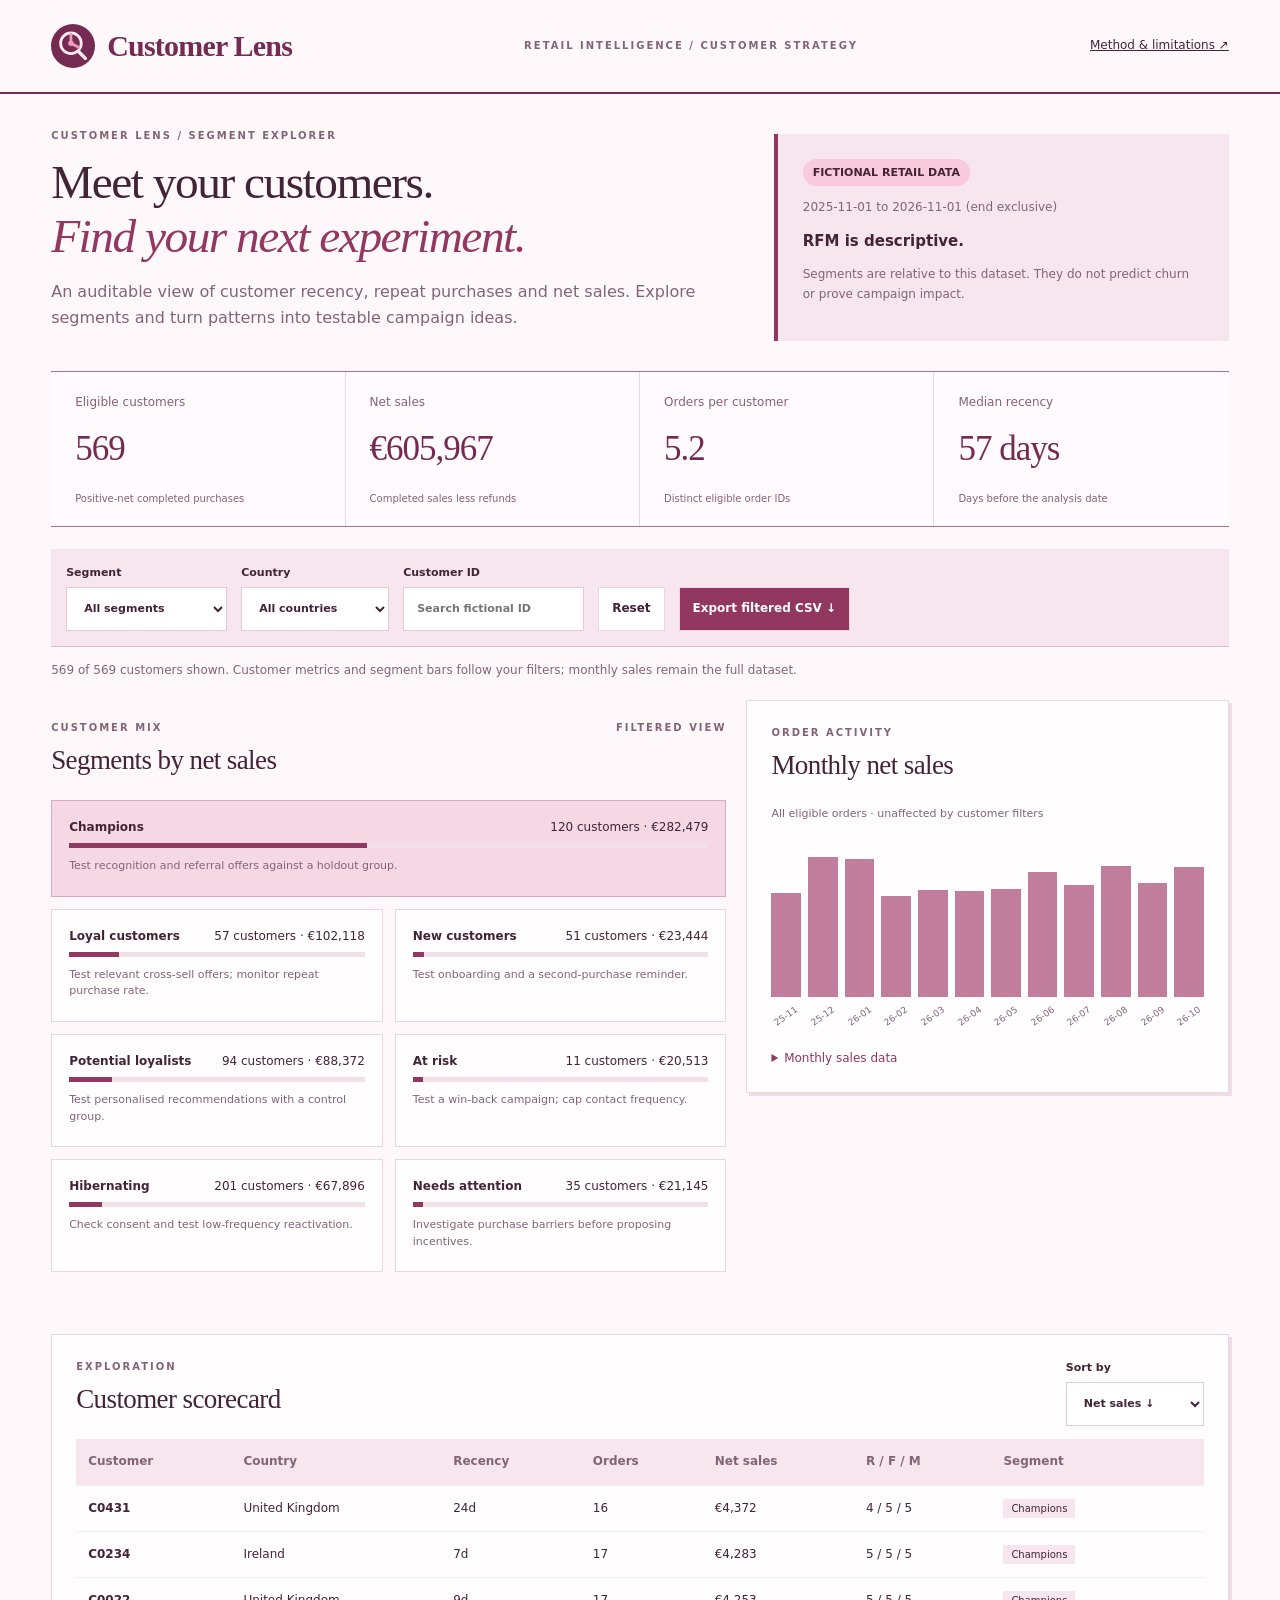
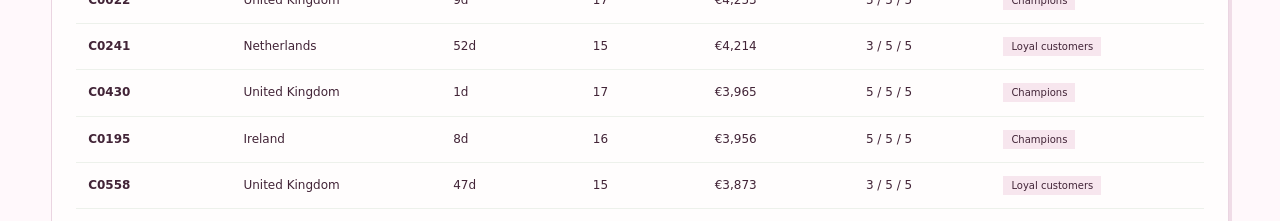
<file: index.html>
<!doctype html><html lang="en"><meta charset="utf-8"><link rel="icon" href="favicon.ico?v=identity4"><title>Customer Lens</title><meta http-equiv="refresh" content="0;url=site/"><p><a href="site/">Open Customer Lens dashboard</a></p></html>
</file>
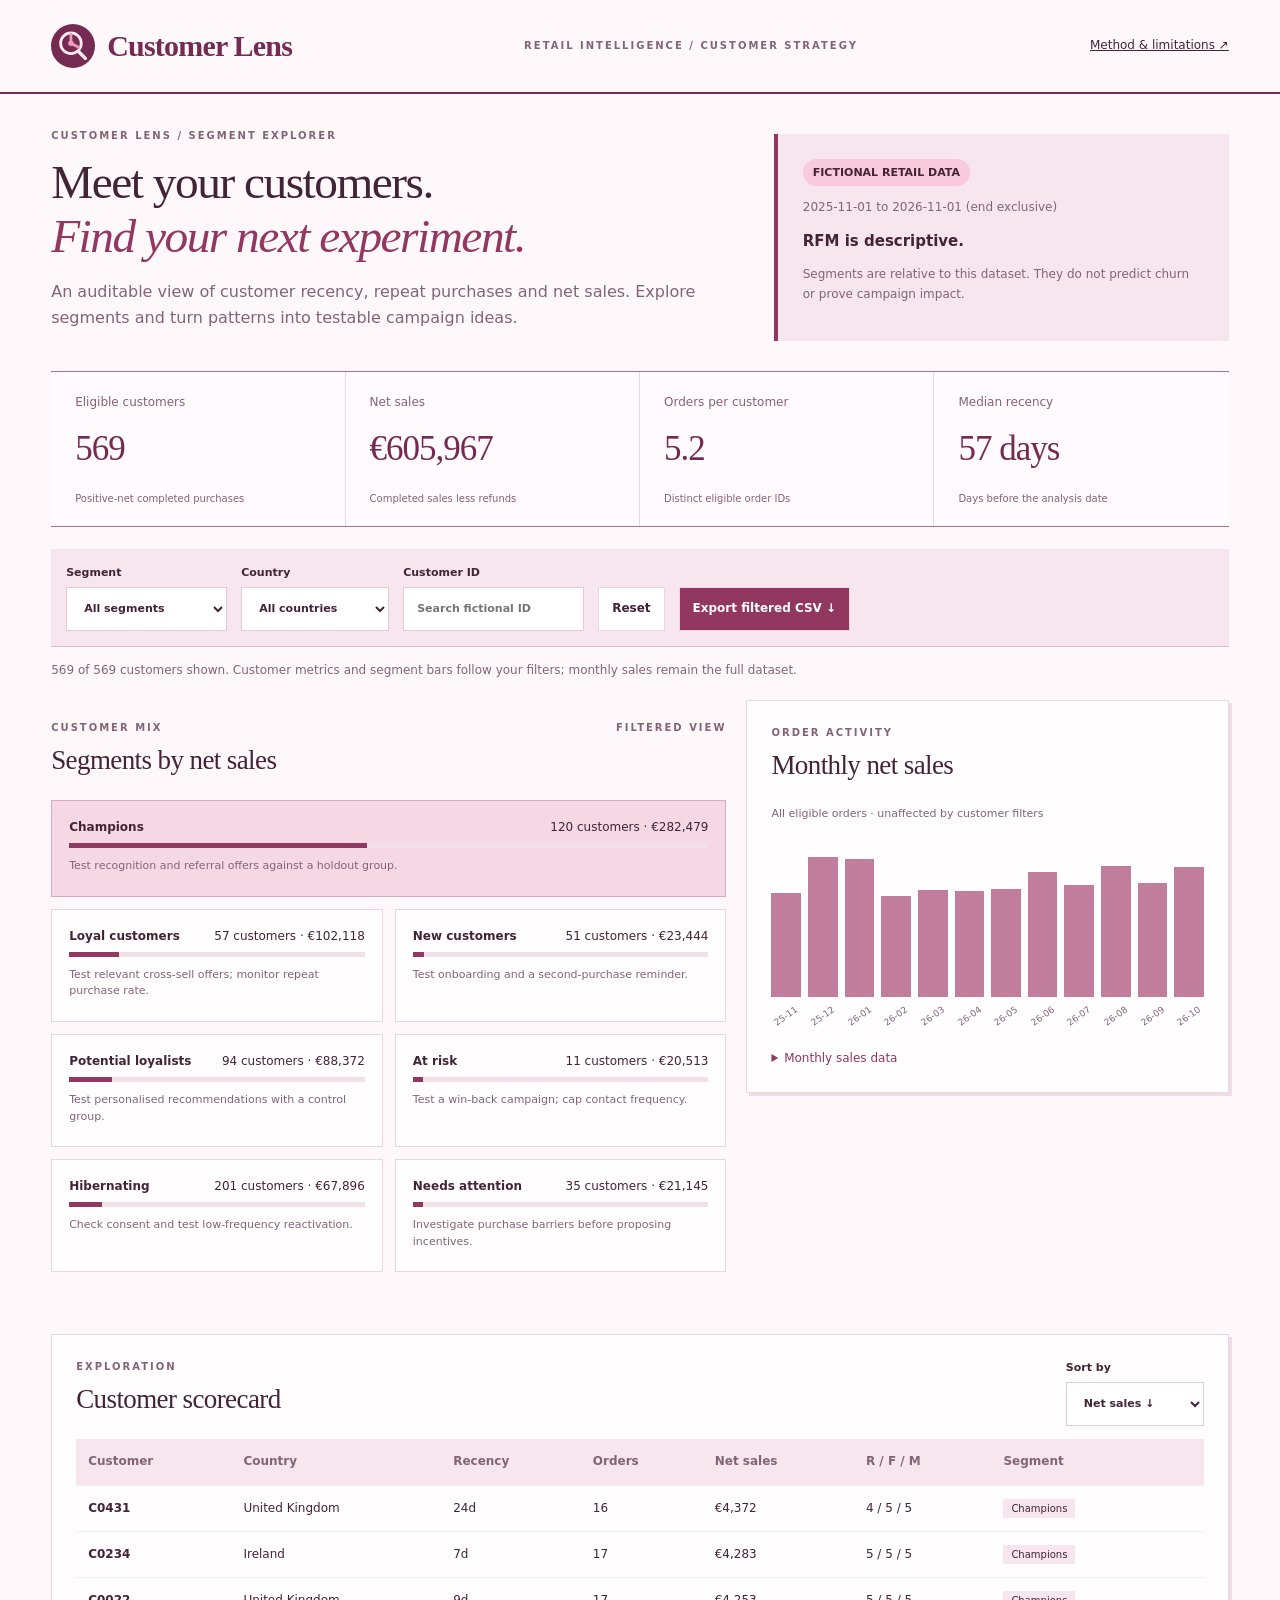
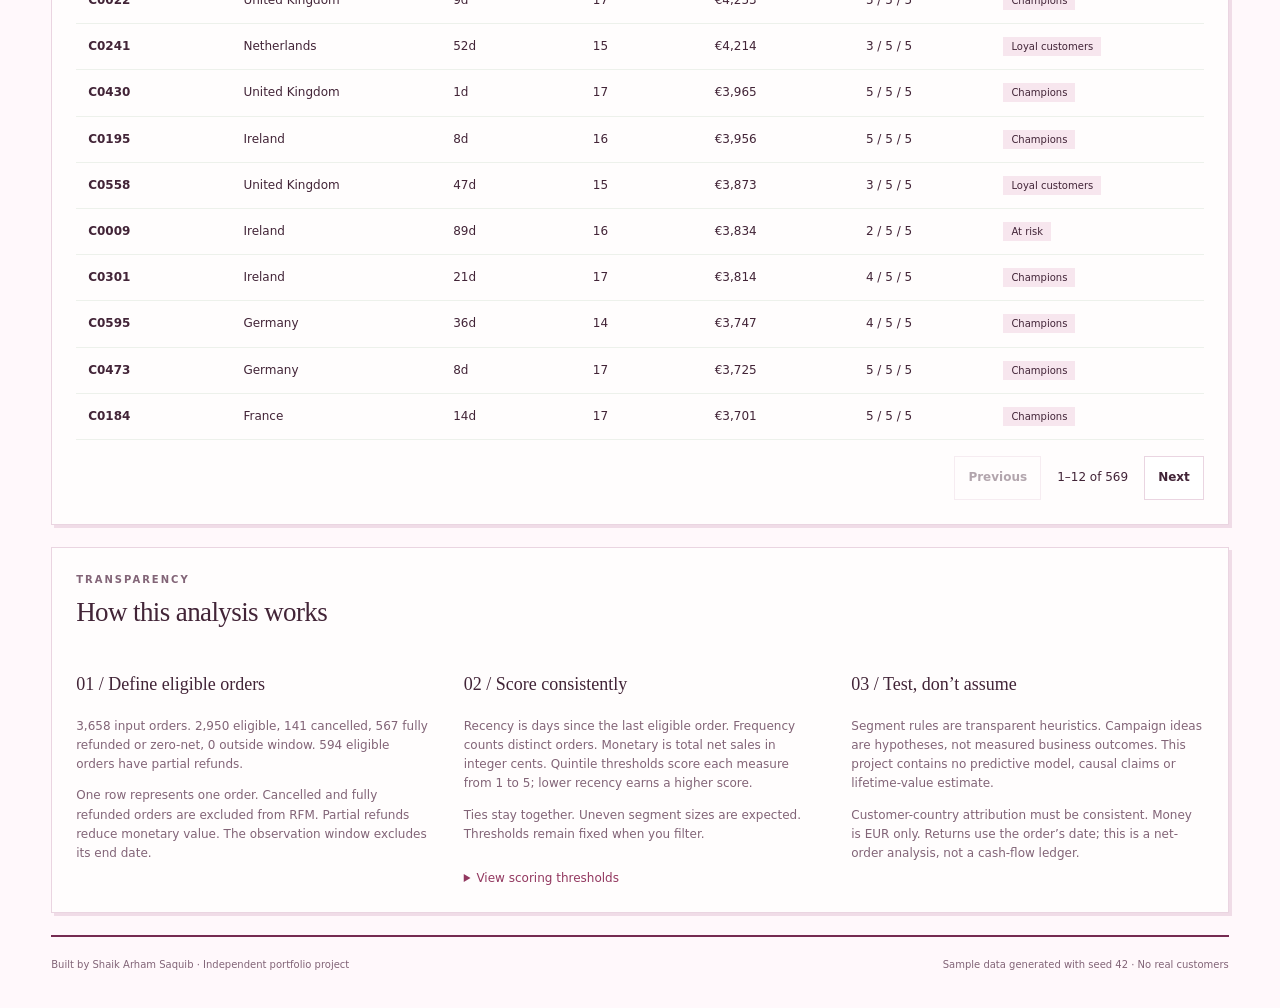
<file: site/index.html>
<!doctype html>
<html lang="en"><head><meta charset="utf-8"><meta name="viewport" content="width=device-width,initial-scale=1"><link rel="icon" href="favicon.ico?v=identity4" sizes="any"><link rel="icon" type="image/png" sizes="48x48" href="favicon.png?v=identity4"><link rel="apple-touch-icon" href="favicon.png?v=identity4"><title>Customer Lens | RFM & Sales Analysis</title><link rel="stylesheet" href="styles.css?v=identity4"><script defer src="data.js"></script><script defer src="app.js"></script></head>
<body><a class="skip" href="#main">Skip to analysis</a><header><a class="brand" href="#"><img src="logo.svg" alt="" width="44" height="44"><span>Customer Lens</span></a><span>RETAIL INTELLIGENCE / CUSTOMER STRATEGY</span><a href="#method">Method & limitations ↗</a></header>
<main id="main"><section class="hero"><div><p class="eyebrow">CUSTOMER LENS / SEGMENT EXPLORER</p><h1>Meet your customers.<br><em>Find your next experiment.</em></h1><p class="intro">An auditable view of customer recency, repeat purchases and net sales. Explore segments and turn patterns into testable campaign ideas.</p></div><aside><span class="pill" id="data-label">Dataset</span><p id="period"></p><strong>RFM is descriptive.</strong><p>Segments are relative to this dataset. They do not predict churn or prove campaign impact.</p></aside></section>
<section class="metrics" aria-label="Filtered customer metrics"><article><span>Eligible customers</span><strong id="customers">—</strong><small>Positive-net completed purchases</small></article><article><span>Net sales</span><strong id="revenue">—</strong><small>Completed sales less refunds</small></article><article><span>Orders per customer</span><strong id="frequency">—</strong><small>Distinct eligible order IDs</small></article><article><span>Median recency</span><strong id="recency">—</strong><small>Days before the analysis date</small></article></section>
<section class="filters" aria-label="Customer filters"><label>Segment<select id="segment"><option value="">All segments</option></select></label><label>Country<select id="country"><option value="">All countries</option></select></label><label>Customer ID<input id="search" type="search" placeholder="Search fictional ID"></label><button id="reset" class="secondary">Reset</button><button id="export">Export filtered CSV ↓</button></section>
<p id="status" class="status" role="status" aria-live="polite"></p>
<section class="charts"><article class="panel"><div class="panel-head"><div><p class="eyebrow">CUSTOMER MIX</p><h2>Segments by net sales</h2></div><span>FILTERED VIEW</span></div><div id="segments"></div></article><article class="panel"><p class="eyebrow">ORDER ACTIVITY</p><h2>Monthly net sales</h2><p class="hint">All eligible orders · unaffected by customer filters</p><div id="monthly" class="monthly" role="img" aria-label="Monthly net sales bar chart"></div><details><summary>Monthly sales data</summary><div id="monthly-data"></div></details></article></section>
<section class="panel"><div class="panel-head"><div><p class="eyebrow">EXPLORATION</p><h2>Customer scorecard</h2></div><label>Sort by<select id="sort"><option value="monetary_cents">Net sales ↓</option><option value="frequency">Frequency ↓</option><option value="recency_days">Recency ↑</option><option value="customer_id">Customer ID ↑</option></select></label></div><div class="table-wrap"><table><caption class="sr-only">Filtered RFM customer scores</caption><thead><tr><th>Customer</th><th>Country</th><th>Recency</th><th>Orders</th><th>Net sales</th><th>R / F / M</th><th>Segment</th></tr></thead><tbody id="rows"></tbody></table></div><nav class="pagination" aria-label="Customer table pages"><button id="prev" class="secondary">Previous</button><span id="page"></span><button id="next" class="secondary">Next</button></nav></section>
<section class="panel" id="method"><p class="eyebrow">TRANSPARENCY</p><h2>How this analysis works</h2><div class="methods"><div><h3>01 / Define eligible orders</h3><p id="quality"></p><p>One row represents one order. Cancelled and fully refunded orders are excluded from RFM. Partial refunds reduce monetary value. The observation window excludes its end date.</p></div><div><h3>02 / Score consistently</h3><p>Recency is days since the last eligible order. Frequency counts distinct orders. Monetary is total net sales in integer cents. Quintile thresholds score each measure from 1 to 5; lower recency earns a higher score.</p><p>Ties stay together. Uneven segment sizes are expected. Thresholds remain fixed when you filter.</p><details><summary>View scoring thresholds</summary><pre id="thresholds"></pre></details></div><div><h3>03 / Test, don’t assume</h3><p>Segment rules are transparent heuristics. Campaign ideas are hypotheses, not measured business outcomes. This project contains no predictive model, causal claims or lifetime-value estimate.</p><p>Customer-country attribution must be consistent. Money is EUR only. Returns use the order’s date; this is a net-order analysis, not a cash-flow ledger.</p></div></div></section>
<footer><span>Built by Shaik Arham Saquib · Independent portfolio project</span><span>Sample data generated with seed 42 · No real customers</span></footer></main></body></html>
</file>
<file: site/styles.css>
:root{--ink:#14342f;--muted:#61736e;--paper:#f4f7f3;--line:#dce5dc;--green:#11654f;--lime:#d8eea5}*{box-sizing:border-box}body{margin:0;background:var(--paper);color:var(--ink);font:15px/1.6 system-ui,sans-serif}a{color:inherit}header{display:flex;justify-content:space-between;align-items:center;gap:20px;padding:22px 5%;border-bottom:1px solid var(--line);background:#fff}.brand{font-size:23px;font-weight:750;text-decoration:none}header span,.eyebrow,.panel-head>span{font-size:10px;letter-spacing:2px;font-weight:700;color:var(--muted)}header>a:last-child{font-size:12px}main{max-width:1450px;margin:auto;padding:0 5%}.hero{display:grid;grid-template-columns:2fr 1fr;gap:80px;padding:60px 0 42px;align-items:center}h1{font-size:clamp(32px,4vw,56px);line-height:1.13;letter-spacing:-2px;margin:16px 0 24px}h1 em{font-style:normal;color:var(--green)}.intro{max-width:650px;color:var(--muted);font-size:16px}.hero aside{background:#e8efe5;padding:25px;border-radius:12px;border:1px solid var(--line)}.hero aside p{font-size:12px;color:var(--muted)}.pill{display:inline-block;padding:5px 10px;background:var(--lime);font-size:11px;font-weight:700;border-radius:20px}.metrics{display:grid;grid-template-columns:repeat(4,1fr);gap:14px}.metrics article,.panel{background:white;border:1px solid var(--line);border-radius:12px;padding:24px}.metrics span{font-size:12px;color:var(--muted)}.metrics strong{display:block;font-size:32px;letter-spacing:-1px;margin:8px 0}.metrics small{font-size:10px;color:var(--muted)}.filters{display:flex;gap:14px;align-items:end;margin-top:28px;flex-wrap:wrap}label{display:flex;flex-direction:column;font-size:11px;font-weight:650;gap:5px}select,input,button{font:inherit;border:1px solid var(--line);border-radius:6px;padding:10px 13px;background:white;color:var(--ink)}input,select{min-height:44px}button{cursor:pointer;font-size:12px;font-weight:650;background:var(--green);color:white;min-height:44px}button.secondary{background:white;color:var(--ink)}button:disabled{opacity:.4;cursor:default}button:hover:not(:disabled){filter:brightness(.94)}:focus-visible{outline:3px solid #80b2df;outline-offset:3px}.status{font-size:12px;color:var(--muted);margin:14px 0}.charts{display:grid;grid-template-columns:1fr 1fr;gap:20px;margin:20px 0}.panel{margin-bottom:22px}h2{font-size:23px;line-height:1.3;letter-spacing:-.6px;margin:7px 0 22px}.panel-head{display:flex;justify-content:space-between;gap:12px;align-items:start}.eyebrow{margin:0}.segment-row{margin:15px 0}.segment-label{display:flex;justify-content:space-between;font-size:12px;margin-bottom:6px}.track{height:8px;border-radius:10px;background:#edf2eb}.bar{height:100%;border-radius:10px;background:var(--green)}.action{font-size:11px;color:var(--muted);margin:4px 0}.monthly{display:flex;gap:7px;height:190px;align-items:end;padding-top:15px}.month{flex:1;min-width:0;text-align:center;font-size:9px;color:var(--muted)}.column{background:#8db6a2;border-radius:5px 5px 0 0;min-height:2px}.month span{display:block;white-space:nowrap;transform:rotate(-35deg);margin-top:12px}.hint{font-size:11px;color:var(--muted)}details{font-size:12px;margin-top:25px}summary{cursor:pointer;color:var(--green)}pre{white-space:pre-wrap;overflow-wrap:anywhere}.table-wrap{overflow:auto}table{width:100%;border-collapse:collapse;font-size:12px;white-space:nowrap;text-align:left}th{color:var(--muted);font-weight:600;background:#f6f8f4}th,td{padding:13px 12px;border-bottom:1px solid #edf1eb}.badge{padding:4px 8px;border-radius:5px;background:#eaf2e5;font-size:10px}.pagination{display:flex;align-items:center;justify-content:end;gap:16px;margin-top:16px;font-size:12px}.methods{display:grid;grid-template-columns:repeat(3,1fr);gap:28px}.methods h3{font-size:14px}.methods p{font-size:12px;color:var(--muted)}footer{display:flex;justify-content:space-between;gap:20px;font-size:10px;color:var(--muted);padding:10px 0 35px}.sr-only,.skip{position:absolute;left:-10000px}.skip:focus{left:10px;top:10px;background:white;padding:10px;z-index:2}@media(max-width:900px){header span{display:none}.hero{gap:25px}.metrics{grid-template-columns:repeat(2,1fr)}.charts,.methods{grid-template-columns:1fr}.hero{padding-top:30px}}@media(max-width:600px){.hero{grid-template-columns:1fr}h1{letter-spacing:-1px}.metrics article,.panel{padding:18px}.metrics strong{font-size:26px}.filters>*{flex:1;min-width:130px}.panel-head{flex-wrap:wrap}footer{flex-direction:column}.monthly{gap:4px}.brand{font-size:19px}}

/* Retail editorial identity: warm paper, serif typography and segment cards. */
:root{--ink:#332b23;--muted:#756956;--paper:#fbf6ec;--line:#e3d7c3;--green:#a44a26;--lime:#f4db9d}header{background:#fbf6ec;border-bottom:2px solid var(--ink);padding:22px 4%}.brand{font-family:Georgia,serif;font-size:30px}main{max-width:1500px;padding:0 4%}.hero{padding:34px 0 25px;gap:40px;grid-template-columns:1.5fr 1fr}h1{font-family:Georgia,serif;font-weight:500;font-size:clamp(32px,3.7vw,54px);letter-spacing:-1.5px;margin:12px 0}h1 em{font-style:italic}.hero aside{border-radius:0;background:#f3e6ce;border:0;border-left:4px solid #a44a26}.metrics{gap:0;border-top:1px solid var(--ink);border-bottom:1px solid var(--ink);background:#fffaf1}.metrics article{background:transparent;border:0;border-right:1px solid var(--line);border-radius:0;padding:17px 24px}.metrics article:last-child{border:0}.metrics strong{font-family:Georgia,serif;font-weight:500;font-size:35px}.filters{background:#f3e6ce;padding:15px;margin-top:22px;border-bottom:1px solid #ccb99b}select,input,button{border-radius:0}.charts{grid-template-columns:1.4fr 1fr;align-items:start}.panel{border-radius:0;border:1px solid var(--line);background:#fffdf8;box-shadow:3px 3px 0 #ece0ca}.panel h2{font-family:Georgia,serif;font-weight:500;font-size:27px}.charts>.panel:first-child{border:0;padding:20px 0;background:none;box-shadow:none}#segments{display:grid;grid-template-columns:repeat(2,minmax(0,1fr));gap:12px}.segment-row{margin:0;padding:17px;border:1px solid var(--line);background:#fffdf8;transition:border-color .15s}.segment-row:first-child{grid-column:1/-1;background:#f5e1b8;border-color:#d3b274}.segment-label{gap:10px;align-items:start;font-size:12px}.segment-label>span:first-child{font-weight:750}.track,.bar{border-radius:0}.track{background:#efe6d6;height:5px}.bar{background:#a44a26}.action{font-size:11px;margin-top:10px;line-height:1.5}.column{background:#c68c52;border-radius:0}.badge{border-radius:0;background:#f3e6ce}th{background:#f3e6ce}footer{border-top:2px solid #332b23;padding-top:20px}.methods{gap:35px}.methods h3{font-family:Georgia,serif;font-size:18px;font-weight:500}@media(max-width:1000px){.charts{grid-template-columns:1fr}.hero{gap:20px}}@media(max-width:600px){.hero{grid-template-columns:1fr}.metrics article{padding:14px}.metrics article:nth-child(2){border-right:0}#segments{grid-template-columns:1fr}.segment-row:first-child{grid-column:auto}.metrics strong{font-size:29px}}

/* Customer Lens: rose-and-plum retail editorial identity. */
:root{--ink:#422437;--muted:#826477;--paper:#fff8fb;--line:#ead5e1;--green:#92375f;--lime:#f9c9dc}header{background:#fff8fb;border-bottom-color:#752b51}.brand{display:flex;align-items:center;gap:12px;color:#752b51}.brand img{display:block}.brand span{font-family:Georgia,serif;font-size:30px;font-weight:700;letter-spacing:-.8px;color:#752b51}h1 em{color:#92375f}.hero aside{background:#f7e6ee;border-left-color:#92375f}.metrics{background:#fffafd;border-color:#a8718c}.metrics article{border-right-color:#ead5e1}.filters{background:#f7e6ee;border-color:#ddbacd}.panel{background:#fffdfd;box-shadow:3px 3px 0 #f0dce7}.segment-row{background:#fffdfd;border-color:#ead5e1}.segment-row:first-child{background:#f6d8e5;border-color:#dba9bf}.track{background:#f1e0e8}.bar{background:#92375f}.column{background:#c17d9c}th,.badge{background:#f7e6ee}footer{border-color:#752b51}select,input{border-color:#e3cbd8}.metrics strong{color:#752b51}@media(max-width:600px){.brand span{font-size:22px}.brand img{width:35px;height:35px}}
</file>
